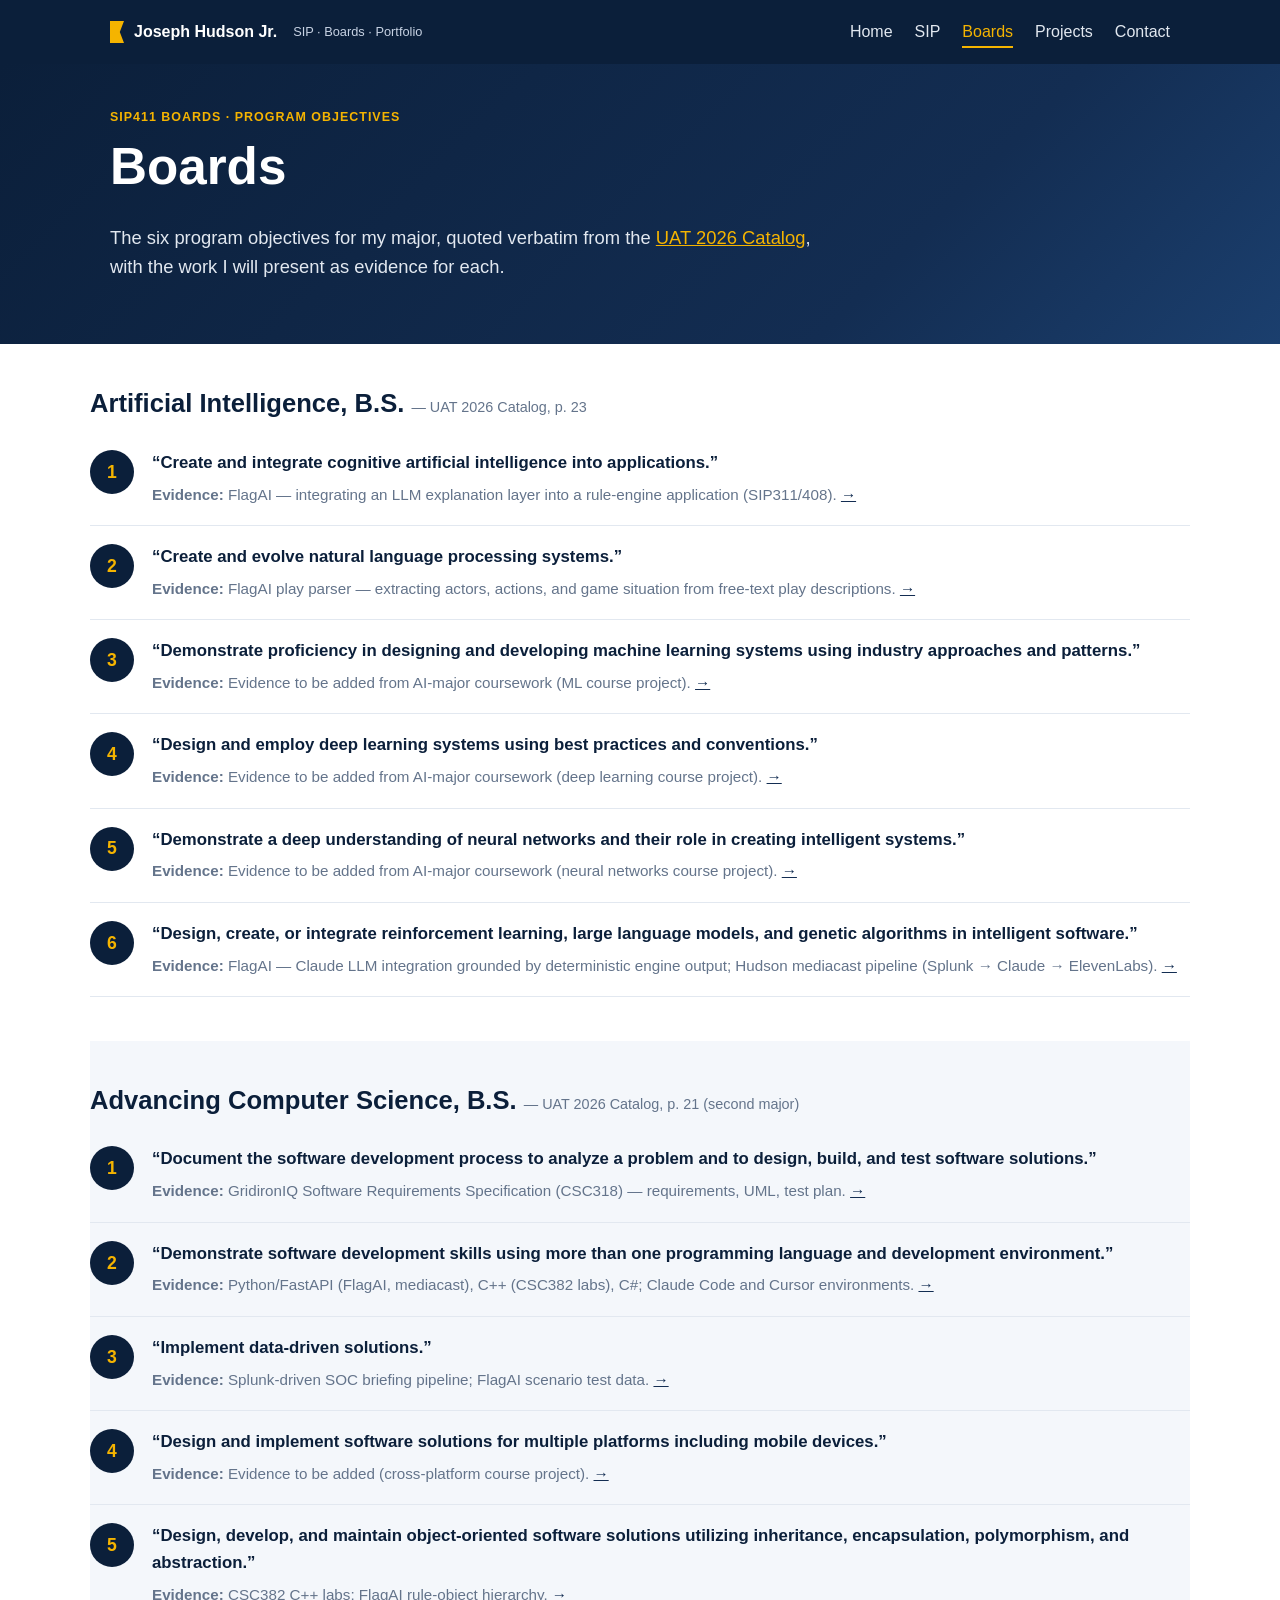
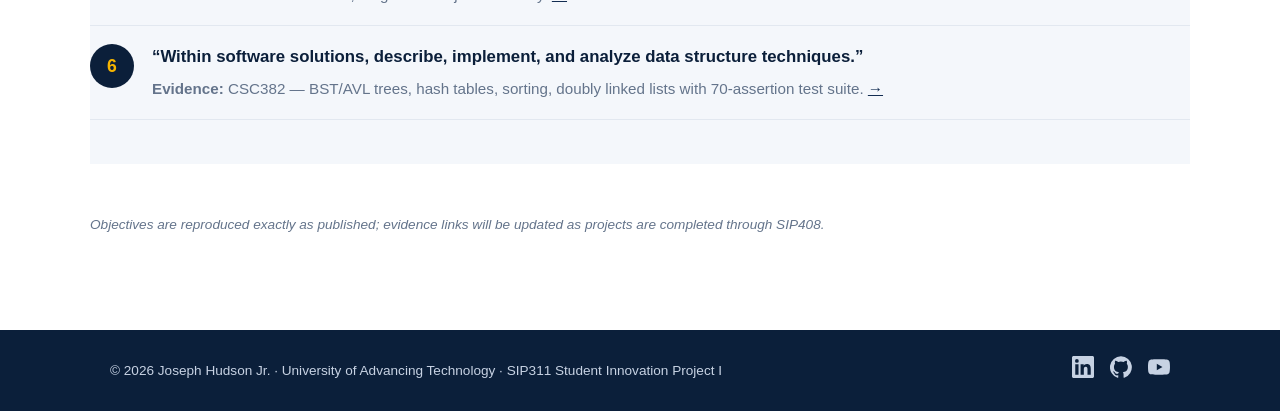
<file: boards.html>
<!DOCTYPE html>
<html lang="en">
<head>
<meta charset="utf-8">
<meta name="viewport" content="width=device-width, initial-scale=1">
<title>Boards · Joseph Hudson Jr.</title>
<meta name="description" content="Six UAT program objectives for the Artificial Intelligence and Advancing Computer Science majors, with evidence for SIP411 Boards.">
<link rel="stylesheet" href="style.css">
<link rel="icon" href="data:image/svg+xml,%3Csvg xmlns='http://www.w3.org/2000/svg' viewBox='0 0 32 32'%3E%3Crect width='32' height='32' rx='6' fill='%23F5B400'/%3E%3Cpath d='M9 6h4v20H9zM13 6h10l-3 5 3 5H13z' fill='%230B1F3A'/%3E%3C/svg%3E">
</head>
<body>
<header class="site-header">
  <div class="wrap">
    <a href="index.html" class="brand"><span class="flag"></span>Joseph Hudson Jr.<span class="brand-sub">SIP · Boards · Portfolio</span></a>
    <button class="menu-btn" aria-label="Menu" onclick="document.body.classList.toggle('nav-open')">☰</button>
    <nav class="nav"><a href="index.html" class="">Home</a><a href="sip.html" class="">SIP</a><a href="boards.html" class="active">Boards</a><a href="projects.html" class="">Projects</a><a href="contact.html" class="">Contact</a></nav>
  </div>
</header>
<main>

<section class="hero compact"><div class="wrap">
  <p class="eyebrow">SIP411 Boards · Program objectives</p>
  <h1>Boards</h1>
  <p class="lead">The six program objectives for my major, quoted verbatim from the <a href="https://www.uat.edu/media/Catalog_2026_V5_Sept_2026.pdf" target="_blank" rel="noopener">UAT 2026 Catalog</a>, with the work I will present as evidence for each.</p>
</div></section>
<section class="wrap section">
  <h2>Artificial Intelligence, B.S. <span class="muted small">— UAT 2026 Catalog, p. 23</span></h2>
  <ol class="objectives"><li class="obj"><div class="obj-num">1</div><div><p class="obj-text">“Create and integrate cognitive artificial intelligence into applications.”</p><p class="obj-ev"><b>Evidence:</b> FlagAI — integrating an LLM explanation layer into a rule-engine application (SIP311/408). <a href="sip.html">→</a></p></div></li><li class="obj"><div class="obj-num">2</div><div><p class="obj-text">“Create and evolve natural language processing systems.”</p><p class="obj-ev"><b>Evidence:</b> FlagAI play parser — extracting actors, actions, and game situation from free-text play descriptions. <a href="sip.html#architecture">→</a></p></div></li><li class="obj"><div class="obj-num">3</div><div><p class="obj-text">“Demonstrate proficiency in designing and developing machine learning systems using industry approaches and patterns.”</p><p class="obj-ev"><b>Evidence:</b> Evidence to be added from AI-major coursework (ML course project). <a href="projects.html">→</a></p></div></li><li class="obj"><div class="obj-num">4</div><div><p class="obj-text">“Design and employ deep learning systems using best practices and conventions.”</p><p class="obj-ev"><b>Evidence:</b> Evidence to be added from AI-major coursework (deep learning course project). <a href="projects.html">→</a></p></div></li><li class="obj"><div class="obj-num">5</div><div><p class="obj-text">“Demonstrate a deep understanding of neural networks and their role in creating intelligent systems.”</p><p class="obj-ev"><b>Evidence:</b> Evidence to be added from AI-major coursework (neural networks course project). <a href="projects.html">→</a></p></div></li><li class="obj"><div class="obj-num">6</div><div><p class="obj-text">“Design, create, or integrate reinforcement learning, large language models, and genetic algorithms in intelligent software.”</p><p class="obj-ev"><b>Evidence:</b> FlagAI — Claude LLM integration grounded by deterministic engine output; Hudson mediacast pipeline (Splunk → Claude → ElevenLabs). <a href="sip.html#architecture">→</a></p></div></li></ol>
</section>
<section class="wrap section alt">
  <h2>Advancing Computer Science, B.S. <span class="muted small">— UAT 2026 Catalog, p. 21 (second major)</span></h2>
  <ol class="objectives"><li class="obj"><div class="obj-num">1</div><div><p class="obj-text">“Document the software development process to analyze a problem and to design, build, and test software solutions.”</p><p class="obj-ev"><b>Evidence:</b> GridironIQ Software Requirements Specification (CSC318) — requirements, UML, test plan. <a href="projects.html#srs">→</a></p></div></li><li class="obj"><div class="obj-num">2</div><div><p class="obj-text">“Demonstrate software development skills using more than one programming language and development environment.”</p><p class="obj-ev"><b>Evidence:</b> Python/FastAPI (FlagAI, mediacast), C++ (CSC382 labs), C#; Claude Code and Cursor environments. <a href="projects.html">→</a></p></div></li><li class="obj"><div class="obj-num">3</div><div><p class="obj-text">“Implement data-driven solutions.”</p><p class="obj-ev"><b>Evidence:</b> Splunk-driven SOC briefing pipeline; FlagAI scenario test data. <a href="projects.html#mediacast">→</a></p></div></li><li class="obj"><div class="obj-num">4</div><div><p class="obj-text">“Design and implement software solutions for multiple platforms including mobile devices.”</p><p class="obj-ev"><b>Evidence:</b> Evidence to be added (cross-platform course project). <a href="projects.html">→</a></p></div></li><li class="obj"><div class="obj-num">5</div><div><p class="obj-text">“Design, develop, and maintain object-oriented software solutions utilizing inheritance, encapsulation, polymorphism, and abstraction.”</p><p class="obj-ev"><b>Evidence:</b> CSC382 C++ labs; FlagAI rule-object hierarchy. <a href="projects.html#csc382">→</a></p></div></li><li class="obj"><div class="obj-num">6</div><div><p class="obj-text">“Within software solutions, describe, implement, and analyze data structure techniques.”</p><p class="obj-ev"><b>Evidence:</b> CSC382 — BST/AVL trees, hash tables, sorting, doubly linked lists with 70-assertion test suite. <a href="projects.html#csc382">→</a></p></div></li></ol>
</section>
<section class="wrap section">
  <p class="caption">Objectives are reproduced exactly as published; evidence links will be updated as projects are completed through SIP408.</p>
</section>

</main>
<footer class="site-footer">
  <div class="wrap">
    <div>© 2026 Joseph Hudson Jr. · University of Advancing Technology · SIP311 Student Innovation Project I</div>
    <div class="social">
      <a href="https://www.linkedin.com/in/joseph-hudson-7b067147/" aria-label="LinkedIn" title="LinkedIn"><svg viewBox="0 0 24 24"><path d="M20.45 20.45h-3.55v-5.57c0-1.33-.03-3.04-1.85-3.04-1.85 0-2.14 1.45-2.14 2.94v5.67H9.36V9h3.41v1.56h.05c.47-.9 1.63-1.85 3.36-1.85 3.6 0 4.27 2.37 4.27 5.45v6.29zM5.34 7.43a2.06 2.06 0 1 1 0-4.12 2.06 2.06 0 0 1 0 4.12zM7.12 20.45H3.56V9h3.56v11.45zM22.22 0H1.77C.79 0 0 .77 0 1.72v20.56C0 23.23.79 24 1.77 24h20.45c.98 0 1.78-.77 1.78-1.72V1.72C24 .77 23.2 0 22.22 0z"/></svg></a>
      <a href="https://github.com/YOUR-GITHUB" aria-label="GitHub" title="GitHub"><svg viewBox="0 0 24 24"><path d="M12 .3a12 12 0 0 0-3.8 23.4c.6.1.8-.3.8-.6v-2c-3.3.7-4-1.6-4-1.6-.6-1.4-1.4-1.8-1.4-1.8-1.1-.7.1-.7.1-.7 1.2.1 1.8 1.2 1.8 1.2 1.1 1.8 2.8 1.3 3.5 1 .1-.8.4-1.3.8-1.6-2.7-.3-5.5-1.3-5.5-5.9 0-1.3.5-2.4 1.2-3.2-.1-.3-.5-1.5.1-3.2 0 0 1-.3 3.3 1.2a11.5 11.5 0 0 1 6 0c2.3-1.5 3.3-1.2 3.3-1.2.7 1.7.3 2.9.1 3.2.8.8 1.2 1.9 1.2 3.2 0 4.6-2.8 5.6-5.5 5.9.4.4.8 1.1.8 2.2v3.3c0 .3.2.7.8.6A12 12 0 0 0 12 .3"/></svg></a>
      <a href="https://www.youtube.com/@josephhudson1125" aria-label="YouTube" title="YouTube"><svg viewBox="0 0 24 24"><path d="M23.5 6.2a3 3 0 0 0-2.1-2.1C19.5 3.6 12 3.6 12 3.6s-7.5 0-9.4.5A3 3 0 0 0 .5 6.2C0 8.1 0 12 0 12s0 3.9.5 5.8a3 3 0 0 0 2.1 2.1c1.9.5 9.4.5 9.4.5s7.5 0 9.4-.5a3 3 0 0 0 2.1-2.1c.5-1.9.5-5.8.5-5.8s0-3.9-.5-5.8zM9.6 15.6V8.4l6.2 3.6-6.2 3.6z"/></svg></a>
    </div>
  </div>
</footer>
</body>
</html>
</file>
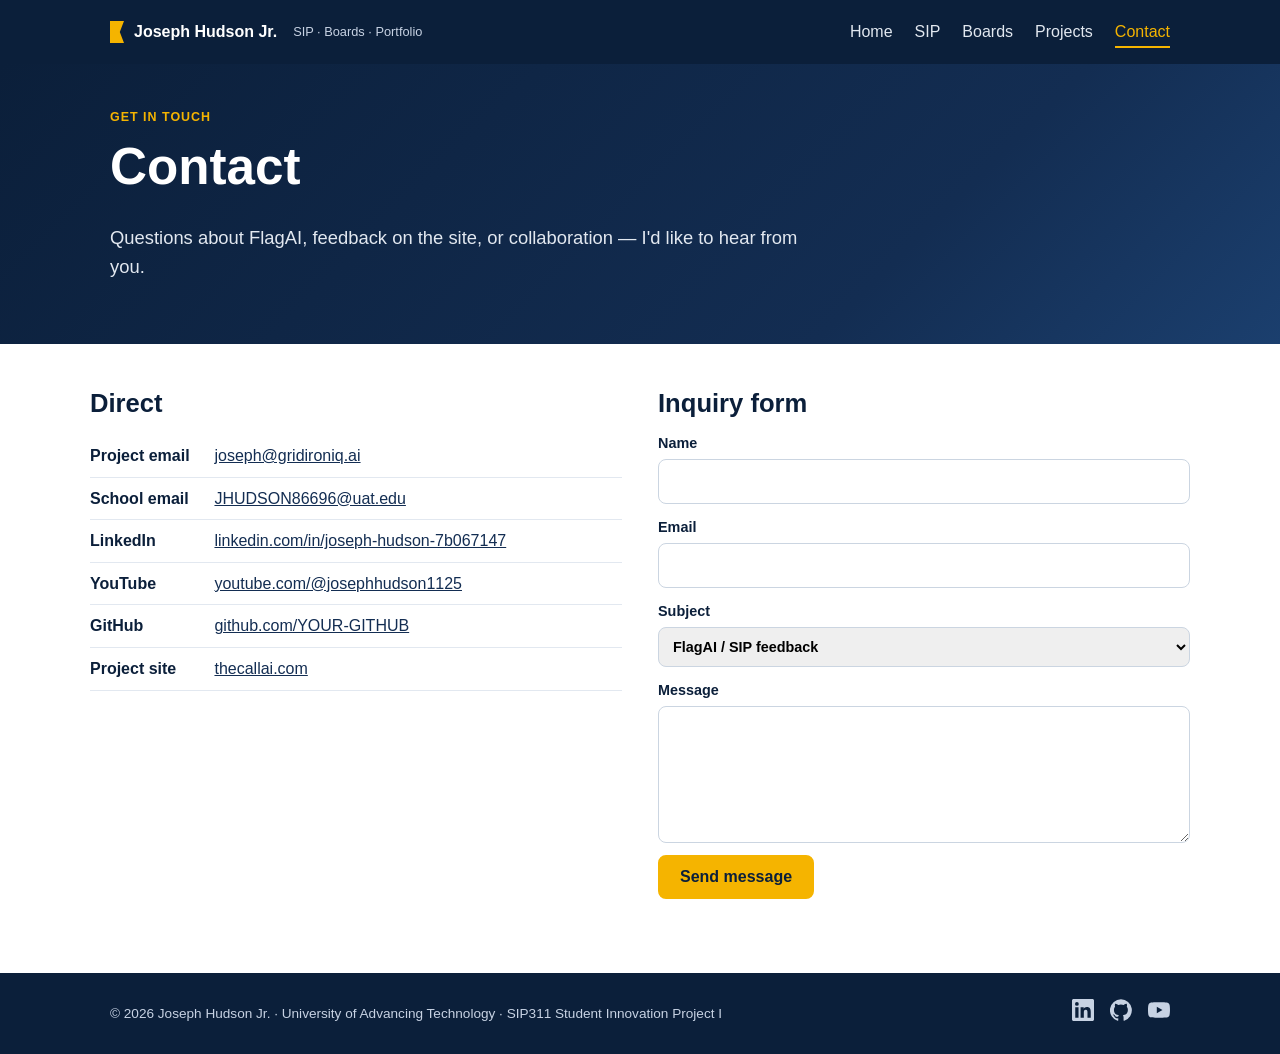
<file: contact.html>
<!DOCTYPE html>
<html lang="en">
<head>
<meta charset="utf-8">
<meta name="viewport" content="width=device-width, initial-scale=1">
<title>Contact · Joseph Hudson Jr.</title>
<meta name="description" content="Contact Joseph Hudson Jr.">
<link rel="stylesheet" href="style.css">
<link rel="icon" href="data:image/svg+xml,%3Csvg xmlns='http://www.w3.org/2000/svg' viewBox='0 0 32 32'%3E%3Crect width='32' height='32' rx='6' fill='%23F5B400'/%3E%3Cpath d='M9 6h4v20H9zM13 6h10l-3 5 3 5H13z' fill='%230B1F3A'/%3E%3C/svg%3E">
</head>
<body>
<header class="site-header">
  <div class="wrap">
    <a href="index.html" class="brand"><span class="flag"></span>Joseph Hudson Jr.<span class="brand-sub">SIP · Boards · Portfolio</span></a>
    <button class="menu-btn" aria-label="Menu" onclick="document.body.classList.toggle('nav-open')">☰</button>
    <nav class="nav"><a href="index.html" class="">Home</a><a href="sip.html" class="">SIP</a><a href="boards.html" class="">Boards</a><a href="projects.html" class="">Projects</a><a href="contact.html" class="active">Contact</a></nav>
  </div>
</header>
<main>

<section class="hero compact"><div class="wrap">
  <p class="eyebrow">Get in touch</p>
  <h1>Contact</h1>
  <p class="lead">Questions about FlagAI, feedback on the site, or collaboration — I'd like to hear from you.</p>
</div></section>
<section class="wrap section">
  <div class="two-col">
    <div>
      <h2>Direct</h2>
      <ul class="contact-list">
        <li><b>Project email</b> <a href="mailto:joseph@gridironiq.ai">joseph@gridironiq.ai</a></li>
        <li><b>School email</b> <a href="mailto:JHUDSON86696@uat.edu">JHUDSON86696@uat.edu</a></li>
        <li><b>LinkedIn</b> <a href="https://www.linkedin.com/in/joseph-hudson-7b067147/" target="_blank" rel="noopener">linkedin.com/in/joseph-hudson-7b067147</a></li>
        <li><b>YouTube</b> <a href="https://www.youtube.com/@josephhudson1125" target="_blank" rel="noopener">youtube.com/@josephhudson1125</a></li>
        <li><b>GitHub</b> <a href="https://github.com/YOUR-GITHUB" target="_blank" rel="noopener">github.com/YOUR-GITHUB</a></li>
        <li><b>Project site</b> <a href="https://thecallai.com" target="_blank" rel="noopener">thecallai.com</a></li>
      </ul>
    </div>
    <div>
      <h2>Inquiry form</h2>
      <!-- Formspree: create a free form at formspree.io and paste its endpoint below -->
      <form class="form" action="https://formspree.io/f/YOUR-FORM-ID" method="POST">
        <label>Name<input type="text" name="name" required></label>
        <label>Email<input type="email" name="email" required></label>
        <label>Subject<select name="subject"><option>FlagAI / SIP feedback</option><option>Website feedback</option><option>Collaboration</option><option>Other</option></select></label>
        <label>Message<textarea name="message" rows="5" required></textarea></label>
        <button class="btn" type="submit">Send message</button>
      </form>
    </div>
  </div>
</section>

</main>
<footer class="site-footer">
  <div class="wrap">
    <div>© 2026 Joseph Hudson Jr. · University of Advancing Technology · SIP311 Student Innovation Project I</div>
    <div class="social">
      <a href="https://www.linkedin.com/in/joseph-hudson-7b067147/" aria-label="LinkedIn" title="LinkedIn"><svg viewBox="0 0 24 24"><path d="M20.45 20.45h-3.55v-5.57c0-1.33-.03-3.04-1.85-3.04-1.85 0-2.14 1.45-2.14 2.94v5.67H9.36V9h3.41v1.56h.05c.47-.9 1.63-1.85 3.36-1.85 3.6 0 4.27 2.37 4.27 5.45v6.29zM5.34 7.43a2.06 2.06 0 1 1 0-4.12 2.06 2.06 0 0 1 0 4.12zM7.12 20.45H3.56V9h3.56v11.45zM22.22 0H1.77C.79 0 0 .77 0 1.72v20.56C0 23.23.79 24 1.77 24h20.45c.98 0 1.78-.77 1.78-1.72V1.72C24 .77 23.2 0 22.22 0z"/></svg></a>
      <a href="https://github.com/YOUR-GITHUB" aria-label="GitHub" title="GitHub"><svg viewBox="0 0 24 24"><path d="M12 .3a12 12 0 0 0-3.8 23.4c.6.1.8-.3.8-.6v-2c-3.3.7-4-1.6-4-1.6-.6-1.4-1.4-1.8-1.4-1.8-1.1-.7.1-.7.1-.7 1.2.1 1.8 1.2 1.8 1.2 1.1 1.8 2.8 1.3 3.5 1 .1-.8.4-1.3.8-1.6-2.7-.3-5.5-1.3-5.5-5.9 0-1.3.5-2.4 1.2-3.2-.1-.3-.5-1.5.1-3.2 0 0 1-.3 3.3 1.2a11.5 11.5 0 0 1 6 0c2.3-1.5 3.3-1.2 3.3-1.2.7 1.7.3 2.9.1 3.2.8.8 1.2 1.9 1.2 3.2 0 4.6-2.8 5.6-5.5 5.9.4.4.8 1.1.8 2.2v3.3c0 .3.2.7.8.6A12 12 0 0 0 12 .3"/></svg></a>
      <a href="https://www.youtube.com/@josephhudson1125" aria-label="YouTube" title="YouTube"><svg viewBox="0 0 24 24"><path d="M23.5 6.2a3 3 0 0 0-2.1-2.1C19.5 3.6 12 3.6 12 3.6s-7.5 0-9.4.5A3 3 0 0 0 .5 6.2C0 8.1 0 12 0 12s0 3.9.5 5.8a3 3 0 0 0 2.1 2.1c1.9.5 9.4.5 9.4.5s7.5 0 9.4-.5a3 3 0 0 0 2.1-2.1c.5-1.9.5-5.8.5-5.8s0-3.9-.5-5.8zM9.6 15.6V8.4l6.2 3.6-6.2 3.6z"/></svg></a>
    </div>
  </div>
</footer>
</body>
</html>
</file>
<file: style.css>
:root{--navy:#0B1F3A;--navy2:#132D52;--gold:#F5B400;--ink:#1E293B;--muted:#64748B;--bg:#FFFFFF;--bg2:#F4F7FB;--line:#E2E8F0;--r:12px}
*{box-sizing:border-box}html{scroll-behavior:smooth}
body{margin:0;font-family:Inter,"Segoe UI",Roboto,Arial,sans-serif;color:var(--ink);background:var(--bg);line-height:1.6}
a{color:var(--navy2)}h1,h2,h3,h4{color:var(--navy);line-height:1.2;margin:0 0 .5em}
h1{font-size:clamp(2rem,5vw,3.2rem)}h2{font-size:1.6rem;margin-top:0}h3{font-size:1.15rem}
.wrap{max-width:1100px;margin:0 auto;padding:0 20px}
.site-header{background:var(--navy);color:#fff;position:sticky;top:0;z-index:10}
.site-header .wrap{display:flex;align-items:center;justify-content:space-between;height:64px}
.brand{color:#fff;text-decoration:none;font-weight:700;display:flex;align-items:center;gap:10px}
.brand-sub{font-weight:400;color:#C7D2E3;font-size:.8rem;margin-left:6px}
.flag{width:14px;height:22px;background:var(--gold);clip-path:polygon(0 0,100% 0,70% 50%,100% 100%,0 100%);display:inline-block}
.nav a{color:#E2E8F0;text-decoration:none;margin-left:22px;font-weight:500;padding:6px 0;border-bottom:2px solid transparent}
.nav a.active,.nav a:hover{color:var(--gold);border-color:var(--gold)}
.menu-btn{display:none;background:none;border:0;color:#fff;font-size:1.6rem}
.hero{background:linear-gradient(135deg,var(--navy) 0%,var(--navy2) 70%,#1B3F6E 100%);color:#fff;padding:64px 0}
.hero.compact{padding:44px 0}
.hero h1,.hero h2{color:#fff}.hero .muted{color:#C7D2E3;font-weight:400}.hero a{color:var(--gold)}
.eyebrow{text-transform:uppercase;letter-spacing:.08em;font-size:.78rem;font-weight:600;color:var(--gold);margin:0 0 8px}
main .section .eyebrow{color:var(--muted)}
.lead{font-size:1.15rem;max-width:720px;color:#E2E8F0}
.section .lead{color:var(--ink)}
.hero-grid{display:grid;grid-template-columns:1.4fr 1fr;gap:40px;align-items:center}
.headshot-card{background:rgba(255,255,255,.07);border:1px solid rgba(255,255,255,.15);border-radius:var(--r);padding:18px}
.headshot{width:100%;aspect-ratio:1;border-radius:50%;margin:0 auto 14px;max-width:220px;display:block}
.facts{list-style:none;padding:0;margin:0;font-size:.9rem}.facts li{padding:6px 0;border-top:1px solid rgba(255,255,255,.12)}.facts b{color:var(--gold);display:inline-block;width:80px}
.cta-row{display:flex;gap:12px;flex-wrap:wrap;margin-top:18px}
.btn{display:inline-block;background:var(--gold);color:var(--navy);font-weight:700;padding:11px 20px;border-radius:8px;text-decoration:none;border:2px solid var(--gold);cursor:pointer;font-size:1rem}
.btn.ghost{background:transparent;color:inherit;border-color:currentColor}.section .btn.ghost{color:var(--navy)}
.btn.small{padding:7px 14px;font-size:.9rem}
.section{padding:44px 0}.section.alt{background:var(--bg2)}
.two-col{display:grid;grid-template-columns:1fr 1fr;gap:36px}.three-col{display:grid;grid-template-columns:repeat(3,1fr);gap:18px;margin-top:22px}
.cards{display:grid;grid-template-columns:repeat(auto-fit,minmax(230px,1fr));gap:18px}
.card{display:block;text-decoration:none;color:inherit;border:1px solid var(--line);border-radius:var(--r);padding:20px;background:#fff;transition:.15s;box-shadow:0 1px 2px rgba(0,0,0,.04)}
.card:hover{border-color:var(--gold);transform:translateY(-2px);box-shadow:0 6px 18px rgba(11,31,58,.12)}.card p{margin:0;color:var(--muted);font-size:.95rem}
.pill-card{background:var(--bg2);border-left:4px solid var(--gold);border-radius:8px;padding:16px}.pill-card h4{margin-bottom:4px}.pill-card p{margin:0;font-size:.95rem}
.claim{margin:0;padding:24px 28px;background:var(--navy);color:#fff;border-radius:var(--r);font-size:1.15rem;border-left:8px solid var(--gold)}.claim strong{color:var(--gold)}
.subnav{display:flex;flex-wrap:wrap;gap:6px 18px;margin-top:14px;font-size:.9rem}.subnav a{color:#C7D2E3;text-decoration:none;border-bottom:1px dotted #C7D2E3}.subnav a:hover{color:var(--gold)}
.diagram{width:100%;height:auto;background:#fff;border:1px solid var(--line);border-radius:var(--r);padding:8px}
.caption{font-size:.85rem;color:var(--muted);font-style:italic;margin:6px 0 20px}
.status{width:100%;border-collapse:collapse;font-size:.95rem}.status th,.status td{text-align:left;padding:8px 10px;border-bottom:1px solid var(--line)}.status th{background:var(--bg2);color:var(--navy)}
.tag{display:inline-block;padding:2px 10px;border-radius:999px;font-size:.78rem;font-weight:700}.tag.done{background:#DCFCE7;color:#166534}.tag.wip{background:#FEF3C7;color:#92400E}.tag.todo{background:#E2E8F0;color:#334155}
.demo{background:#0B1F3A;color:#E2E8F0;padding:18px;border-radius:var(--r);font-size:.85rem;overflow:auto;line-height:1.5}.demo b{color:var(--gold)}
.gallery{display:grid;grid-template-columns:repeat(auto-fit,minmax(220px,1fr));gap:18px;margin-bottom:22px}.gallery figure{margin:0}.gallery figcaption{font-size:.85rem;color:var(--muted);margin-top:6px}
.placeholder{background:repeating-linear-gradient(45deg,#EEF2F7,#EEF2F7 10px,#E3E9F2 10px,#E3E9F2 20px);border:2px dashed #94A3B8;border-radius:var(--r);display:flex;align-items:center;justify-content:center;text-align:center;color:#475569;font-size:.9rem;padding:12px}
.placeholder small{color:#64748B;font-size:.75rem}.placeholder code{font-size:.75rem}
.placeholder.tall{aspect-ratio:4/3}.placeholder.wide{aspect-ratio:16/10}
.chips{display:flex;flex-wrap:wrap;gap:8px}.chips span{background:var(--bg2);border:1px solid var(--line);border-radius:999px;padding:5px 12px;font-size:.85rem}
.brief-box{background:#FFF7DF;border:2px dashed var(--gold);border-radius:var(--r);padding:22px}
.pdf{width:100%;height:520px;border:1px solid var(--line);border-radius:8px;background:#fff;margin-top:12px}
.timeline{padding-left:0;list-style:none;border-left:3px solid var(--gold);margin-left:8px}.timeline li{padding:6px 0 10px 18px;position:relative}.timeline li::before{content:"";position:absolute;left:-9px;top:14px;width:12px;height:12px;border-radius:50%;background:var(--navy);border:2px solid var(--gold)}.timeline b{display:block;color:var(--navy)}
.objectives{list-style:none;padding:0;margin:0}.obj{display:flex;gap:18px;padding:18px 0;border-bottom:1px solid var(--line)}
.obj-num{flex:0 0 44px;height:44px;border-radius:50%;background:var(--navy);color:var(--gold);font-weight:800;display:flex;align-items:center;justify-content:center;font-size:1.1rem}
.obj-text{margin:0 0 6px;font-weight:600;color:var(--navy);font-size:1.05rem}.obj-ev{margin:0;color:var(--muted);font-size:.95rem}
.muted{color:var(--muted)}.small{font-size:.9rem;font-weight:400}
.project{display:grid;grid-template-columns:1fr 1.3fr;gap:32px;align-items:start}
.meta{list-style:none;padding:0;margin:12px 0;font-size:.9rem;display:flex;gap:24px;flex-wrap:wrap}.meta b{color:var(--navy)}
.contact-list{list-style:none;padding:0}.contact-list li{padding:8px 0;border-bottom:1px solid var(--line)}.contact-list b{display:inline-block;width:120px;color:var(--navy)}
.form label{display:block;font-weight:600;color:var(--navy);margin-bottom:12px;font-size:.9rem}
.form input,.form textarea,.form select{display:block;width:100%;margin-top:4px;padding:10px;border:1px solid #CBD5E1;border-radius:8px;font:inherit}
.site-footer{background:var(--navy);color:#C7D2E3;padding:26px 0;font-size:.85rem;margin-top:30px}.site-footer .wrap{display:flex;justify-content:space-between;align-items:center;gap:16px;flex-wrap:wrap}
.social a{display:inline-block;margin-left:12px}.social svg{width:22px;height:22px;fill:#C7D2E3}.social a:hover svg{fill:var(--gold)}
@media(max-width:820px){.hero-grid,.two-col,.three-col,.project{grid-template-columns:1fr}.menu-btn{display:block}.nav{display:none;position:absolute;top:64px;left:0;right:0;background:var(--navy);padding:10px 20px 16px}.nav a{display:block;margin:0;padding:10px 0}body.nav-open .nav{display:block}.claim{font-size:1rem;padding:18px}}

.hero .btn{color:var(--navy)}.hero .btn.ghost{color:#fff;border-color:#fff}.headshot.placeholder{border-radius:50%}.headshot{object-fit:cover;border:3px solid var(--gold)}.media{width:100%;height:auto;border-radius:var(--r);border:1px solid var(--line);display:block;background:#fff}.gallery .media{aspect-ratio:4/3;object-fit:contain}
</file>
